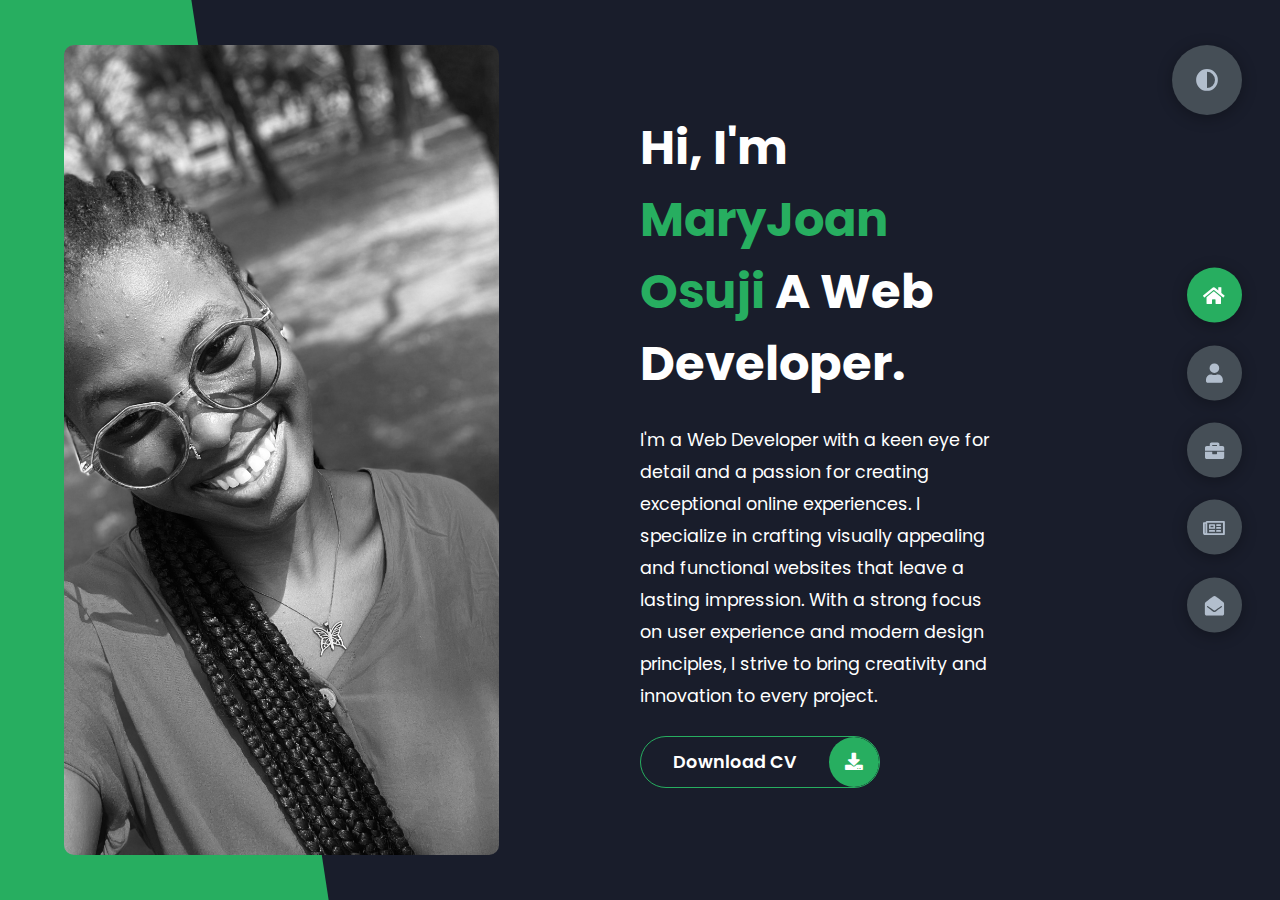
<file: Portfolio2/index.html>
<!DOCTYPE html>
<html lang="en">
<head>
    <meta charset="UTF-8">
    <meta http-equiv="X-UA-Compatible" content="IE=edge">
    <meta name="viewport" content="width=device-width, initial-scale=1.0">
    <title>Portfolio</title>
    <link rel="stylesheet" href="styles/styles.css">
    <link rel="preconnect" href="https://fonts.googleapis.com">
    <link rel="preconnect" href="https://fonts.gstatic.com" crossorigin>
    <link rel="stylesheet" href="https://cdnjs.cloudflare.com/ajax/libs/font-awesome/5.15.4/css/all.min.css" integrity="sha512-1ycn6IcaQQ40/MKBW2W4Rhis/DbILU74C1vSrLJxCq57o941Ym01SwNsOMqvEBFlcgUa6xLiPY/NS5R+E6ztJQ==" crossorigin="anonymous" referrerpolicy="no-referrer" />
    <link href="https://fonts.googleapis.com/css2?family=Poppins:wght@400;500;600;700;800&display=swap" rel="stylesheet">
</head>
<body class="main-content">
    <header class="container header active" id="home">
        <div class="header-content">
            <div class="left-header">
                <div class="h-shape"></div>
                <div class="image">
                    <img src="img/hero2.jpg" alt="" style="border-radius: 10px;">
                </div>
            </div>
            <div class="right-header">
                <h1 class="name">
                    Hi, I'm <span>MaryJoan Osuji</span>
                    A Web Developer.
                </h1>
                <p>
                    I'm a Web Developer with a keen eye for detail and a passion for 
                    creating exceptional online experiences. I specialize in crafting 
                    visually appealing and functional websites that leave a lasting impression. 
                    With a strong focus on user experience and modern design principles, I strive 
                    to bring creativity and innovation to every project.
                </p>
                <div class="btn-con">
                    <a href="#" class="main-btn" onclick="downloadCV()">
                        <span class="btn-text">Download CV</span>
                        <span class="btn-icon"><i class="fas fa-download"></i></span>
                    </a>
                </div>
            </div>
        </div>
    </header>
    <main>
        <section class="container about" id="about">
            <div class="main-title">
                <h2>About <span>me</span><span class="bg-text">my stats</span></h2>
            </div>
            <div class="about-container">
                <div class="left-about">
                    <h4>Information About me</h4>
                    <p>
                        Coding whiz Mary-Joan Osuji (4+ yrs experience) brings the magic!<br /> <br />
                        30+ completed and ongoing projects, 10+ happy clients and reviews reinforce her expertise. <br /> <br />
                        Python, Java, JavaScript? Done. SCSS, Bootstrap, PHP, Node.js? 
                        Added to her full-stack arsenal. This honors student thrives on learning and 
                        collaboration. See her hidden gems: a job portal, e-commerce haven, and resume 
                        builder – just a taste of what she can create for you!
                    </p>
                    <div class="btn-con">
                        <a href="#" class="main-btn" onclick="downloadCV()">
                            <span class="btn-text">Download CV</span>
                            <span class="btn-icon"><i class="fas fa-download"></i></span>
                        </a>
                    </div>
                    
                    
                </div>
                <div class="right-about">
                    <div class="about-item">
                        <div class="abt-text">
                            <p class="large-text">30+</p>
                            <p class="small-text">Projects <br /> Completed</p>
                        </div>
                    </div>
                    <div class="about-item">
                        <div class="abt-text">
                            <p class="large-text">4+</p>
                            <p class="small-text">Years of <br /> experience</p>
                        </div>
                    </div>
                    <div class="about-item">
                        <div class="abt-text">
                            <p class="large-text">10+</p>
                            <p class="small-text">Happy <br /> Clients</p>
                        </div>
                    </div>
                    <div class="about-item">
                        <div class="abt-text">
                            <p class="large-text">10+</p>
                            <p class="small-text">Customer <br /> reviews</p>
                        </div>
                    </div>
                </div>
            </div>
            <div class="about-stats">
                <h4 class="stat-title">My Skills</h4>
                <div class="progress-bars">
                    <div class="progress-bar">
                        <p class="prog-title">html5</p>
                        <div class="progress-con">
                            <p class="prog-text">88%</p>
                            <div class="progress">
                                <span class="html"></span>
                            </div>
                        </div>
                    </div>
                    <div class="progress-bar">
                        <p class="prog-title">css3</p>
                        <div class="progress-con">
                            <p class="prog-text">95%</p>
                            <div class="progress">
                                <span class="css"></span>
                            </div>
                        </div>
                    </div>
                    <div class="progress-bar">
                        <p class="prog-title">javascript</p>
                        <div class="progress-con">
                            <p class="prog-text">75%</p>
                            <div class="progress">
                                <span class="js"></span>
                            </div>
                        </div>
                    </div>
                    <div class="progress-bar">
                        <p class="prog-title">ReactJS</p>
                        <div class="progress-con">
                            <p class="prog-text">75%</p>
                            <div class="progress">
                                <span class="react"></span>
                            </div>
                        </div>
                    </div>
                    <div class="progress-bar">
                        <p class="prog-title">NodeJS</p>
                        <div class="progress-con">
                            <p class="prog-text">87%</p>
                            <div class="progress">
                                <span class="node"></span>
                            </div>
                        </div>
                    </div>
                    <div class="progress-bar">
                        <p class="prog-title">Python</p>
                        <div class="progress-con">
                            <p class="prog-text">70%</p>
                            <div class="progress">
                                <span class="python"></span>
                            </div>
                        </div>
                    </div>
                    <div class="progress-bar">
                        <p class="prog-title">Php</p>
                        <div class="progress-con">
                            <p class="prog-text">81%</p>
                            <div class="progress">
                                <span class="php"></span>
                            </div>
                        </div>
                    </div>
                    <div class="progress-bar">
                        <p class="prog-title">Java</p>
                        <div class="progress-con">
                            <p class="prog-text">79%</p>
                            <div class="progress">
                                <span class="java"></span>
                            </div>
                        </div>
                    </div>
                </div>
            </div>
            <h4 class="stat-title">My Timeline</h4>
            <div class="timeline">
                <div class="timeline-item">
                    <div class="tl-icon">
                        <i class="fas fa-briefcase"></i>
                    </div>
                    <p class="tl-duration">2020 - present</p>
                    <h5>Web Development<span> - FreecodeCamp</span></h5>
                    <p>
                        Completed comprehensive training in front-end web development, mastering HTML, CSS, JavaScript, 
                        and responsive design principles to create dynamic, user-friendly websites and applications."
                    </p>
                </div>
                <div class="timeline-item">
                    <div class="tl-icon">
                        <i class="fas fa-briefcase"></i>
                    </div>
                    <p class="tl-duration">2020 - present</p>
                    <h5>Python programming<span> - FreecodeCamp</span></h5>
                    <p>
                    Acquired foundational and advanced skills in Python, covering key concepts such as data structures, 
                    functions, and object-oriented programming to build efficient, scalable applications and automate tasks."
                    </p>
                </div>
                <div class="timeline-item">
                    <div class="tl-icon">
                        <i class="fas fa-briefcase"></i>
                    </div>
                    <p class="tl-duration">2021 - present</p>
                    <h5>Computer Science Degree<span> - University of the people</span></h5>
                    <p>
                    Pursuing a comprehensive education in computer science, focusing on programming, software development, 
                    and cybersecurity, with a strong emphasis on problem-solving, algorithms, and practical applications in technology."
                    </p>
                </div>
            </div>
        </section>
        <section class="container" id="portfolio">
            <div class="main-title">
                <h2>My <span>Portfolio</span><span class="bg-text">My Work</span></h2>
            </div>
            <p class="port-text">
                Here is some of my work that I've done in various programming languages.
            </p>
            <div class="portfolios">
                <div class="portfolio-item">
                    <div class="image">
                        <img src="img/portfolio-3.jpg" alt="">
                    </div>
                    <div class="hover-items">
                        <h3>Ginuo Musica</h3>
                        <div class="icons">
                            <a href="https://github.com/maryjoank/Ginuo-Musica" class="icon" target="_blank">
                                <i class="fab fa-github"></i>
                            </a>
                        </div>
                    </div>
                </div>
                <div class="portfolio-item">
                    <div class="image">
                        <img src="img/b2.png" alt="">
                    </div>
                    <div class="hover-items">
                        <h3>Task-tracker</h3>
                        <div class="icons">
                            <a href="https://github.com/maryjoank/mj_tasktracker" class="icon" target="_blank">
                                <i class="fab fa-github"></i>
                            </a>
                        </div>
                    </div>
                </div>
                <div class="portfolio-item">
                    <div class="image">
                        <img src="img/b3.jpeg" alt="">
                    </div>
                    <div class="hover-items">
                        <h3>Job portal</h3>
                        <div class="icons">
                            <a href="#" class="icon" target="_blank">
                                <i class="fab fa-github"></i>
                            </a>
                        </div>
                    </div>
                </div>
                <div class="portfolio-item">
                    <div class="image">
                        <img src="img/project-1.jpg" alt="">
                    </div>
                    <div class="hover-items">
                        <h3>Portfolio site</h3>
                        <div class="icons">
                            <a href="https://github.com/maryjoank/peters-project" class="icon" target="_blank">
                                <i class="fab fa-github"></i>
                            </a>
                        </div>
                    </div>
                </div>
                <div class="portfolio-item">
                    <div class="image">
                        <img src="img/b4.jpeg" alt="">
                    </div>
                    <div class="hover-items">
                        <h3>Resume/CV Builder</h3>
                        <div class="icons">
                            <a href="#" class="icon" target="_blank">
                                <i class="fab fa-github"></i>
                            </a>
                        </div>
                    </div>
                </div>
                <div class="portfolio-item">
                    <div class="image">
                        <img src="img/b5.jpeg" alt="">
                    </div>
                    <div class="hover-items">
                        <h3>E-commerce</h3>
                        <div class="icons">
                            <a href="#" class="icon" target="_blank">
                                <i class="fab fa-github"></i>
                            </a>
                        </div>
                    </div>
                </div>                                
            </div>
        </section>
        <section class="container" id="blogs">
            <div class="blogs-content">
                <div class="main-title">
                    <h2>My <span>Blogs</span><span class="bg-text">My Blogs</span></h2>
                </div>
                <div class="blogs">
                    <div class="blog">
                        <img src="img/p1.webp" alt="">
                        <div class="blog-text">
                            <h4>
                                Meet the Mentors: How I Found My Way into Coding
                            </h4>
                            <p>
                                Terver Aosu shares his journey into coding, overcoming challenges like "tutorial hell" and balancing studies. 
                                Mentorship and community played crucial roles in his transition from mechanical engineering to software development 
                                <span><a style="color: rgb(251, 253, 255); " href="https://careerfoundry.com/en/blog/web-development/how-i-found-my-way-into-coding/" target="_blank">continue reading....</a></span>.
                            </p>
                        </div>
                    </div>
                    <div class="blog">
                        <img src="img/p2.webp" alt="">
                        <div class="blog-text">
                            <h4>
                                The Hamburg Coding Bootcamp Guide: What’s Available?
                            </h4>
                            <p>
                                The Hamburg Coding Bootcamp Guide explores top coding bootcamps in Hamburg, highlights the city’s
                                growing tech scene, and offers guidance on selecting a bootcamp, career prospects, and using the Bildungsgutschein for free training.
                                <span><a style="color: rgb(251, 253, 255); " href="https://careerfoundry.com/en/blog/web-development/hamburg-coding-bootcamp-guide/">continue reading....</a></span>
                            </p>
                        </div>
                    </div>
                    <div class="blog">
                        <img src="img/p3.webp" alt="">
                        <div class="blog-text">
                            <h4>
                                Is Frontend Development Dying? A Coder’s Perspective
                            </h4>
                            <p>
                                The blog discusses the impact of AI and low-code tools on frontend development, 
                                concluding that while these technologies pose challenges, 
                                frontend development remains valuable and viable. Developers should adapt, learn, and embrace new tools 
                                while focusing on providing value.
                                <span><a style="color: rgb(251, 253, 255); " href="https://careerfoundry.com/en/blog/web-development/is-frontend-development-dying/">continue reading....</a></span>
                            </p>
                        </div>
                    </div>
                    <div class="blog">
                        <img src="img/p4.webp" alt="">
                        <div class="blog-text">
                            <h4>
                                Best of Reddit: 22 Tips for Coding for Beginners
                            </h4>
                            <p>
                                The blog compiles 22 coding tips from Reddit for beginners, covering essential skills like learning effectively, 
                                starting small, choosing the right programming language, and building projects. It emphasizes practical learning, curiosity, and seeking community support.
                                <span><a style="color: rgb(251, 253, 255); " href="https://careerfoundry.com/en/blog/web-development/reddit-coding-tips/">continue reading....</a></span>
                            </p>
                        </div>
                    </div>
                    <div class="blog">
                        <img src="img/p5.webp" alt="">
                        <div class="blog-text">
                            <h4>
                                Will AI Kill Pair Programming?
                            </h4>
                            <p>
                                The blog explores whether AI tools could replace human pair programming, highlighting the pros and cons of both. While AI can enhance solo coding and aid debugging, 
                                it won’t entirely replace effective human collaboration in pair programming.
                                <span><a style="color: rgb(251, 253, 255); " href="https://careerfoundry.com/en/blog/web-development/will-ai-kill-pair-programming/">continue reading....</a></span>
                            </p>
                        </div>
                    </div>
                    <div class="blog">
                        <img src="img/p6.webp" alt="">
                        <div class="blog-text">
                            <h4>
                                7 Best Data Warehouse Tools to Explore in 2024
                            </h4>
                            <p>
                                The blog explores seven top data warehouse tools for 2024, including Snowflake, Amazon S3, Google BigQuery, Databricks, Amazon Redshift, Oracle Autonomous 
                                Data Warehouse, and PostgreSQL, detailing their features and ideal use cases for data management.
                                <span><a style="color: rgb(251, 253, 255); " href="https://careerfoundry.com/en/blog/data-analytics/best-data-warehouse-tools/">continue reading....</a></span>
                            </p>
                        </div>
                    </div>
                </div>
            </div>
        </section>
        <section class="container contact" id="contact">
            <div class="contact-container">
                <div class="main-title">
                    <h2>Contact <span>Me</span><span class="bg-text">Contact</span></h2>
                </div>
                <div class="contact-content-con">
                    <div class="left-contact">
                        <h4>Contact me here</h4>
                        <p>
                            Feel free to reach out! 
                            I'm eager to connect and discuss any opportunities or questions you may have.
                        </p>
                        <div class="contact-info">
                            <div class="contact-item">
                                <div class="icon">
                                    <i class="fas fa-map-marker-alt"></i>
                                    <span>Location</span>
                                </div>
                                <p>
                                    : Lagos, Nigeria
                                </p>
                            </div>
                            <div class="contact-item">
                                <div class="icon">
                                    <i class="fas fa-envelope"></i>
                                    <span>Email</span>
                                </div>
                                <p>
                                    <span>: <a href="mailto:maryjoanosuji.ugo@gmail.com">maryjoanosuji.ugo@gmail.com</a></span> 
                                </p>
                            </div>
                            <div class="contact-item">
                                <div class="icon">
                                    <i class="fas fa-phone"></i>
                                    <span>Mobile Number</span>
                                </div>
                                <p>
                                    <span>:<a href="tel:+2347015022287"> +234 701 502 2287</a></span>
                                </p>
                            </div>
                            <div class="contact-item">
                                <div class="icon">
                                    <i class="fas fa-globe-africa"></i>
                                    <span>Languages</span>
                                </div>
                                <p>
                                    <span>: English</span>
                                </p>
                            </div>
                        </div>
                        <div class="contact-icons">
                            <div class="contact-icon">

                                <a href="https://github.com/maryjoank" target="_blank">
                                    <i class="fab fa-github"></i>
                                </a>
                                <a href="https://www.linkedin.com/in/osuji-maryjoan-a85b0b207/" target="_blank">
                                    <i class="fab fa-linkedin"></i>
                                </a>
                                
                               <!-- <a href="www.facebook.com" target="_blank">
                                    <i class="fab fa-facebook-f"></i>
                                </a>
                                <a href="#" target="_blank">
                                    <i class="fab fa-twitter"></i>
                                </a>
                                
                                <a href="#" target="_blank">
                                    <i class="fab fa-youtube"></i>
                                </a> -->
                            </div>
                        </div>
                    </div>
                    <div class="right-contact">
                        <form action="https://formsubmit.co/maryjoanosuji.ugo@gmail.com" class="contact-form" method="POST"> 
                            <input type="hidden" name="_captcha" value="false">
                            <input type="hidden" name="_next" value="http://127.0.0.1:5500/Portfolio2/index.html">
                            <div class="input-control i-c-2">
                                <input type="text" required placeholder="YOUR NAME" name="name">
                                <input type="email" required placeholder="YOUR EMAIL" name="email">
                            </div>
                            <div class="input-control">
                                <input type="text" required placeholder="ENTER SUBJECT" name="subject">
                            </div>
                            <div class="input-control">
                                <textarea name="message" id="" cols="15" rows="8" placeholder="Message Here..." required></textarea>
                            </div>
                            <div class="btn-con">
                                <a href="#" class="main-btn" onclick="downloadCV()">
                                    <span class="btn-text">Download CV</span>
                                    <span class="btn-icon"><i class="fas fa-download"></i></span>
                                </a>
                            </div>
                            <button class="submit-button" type="submit">Submit</button>
                        </form>
                    </div>
                </div>
            </div>
        </section>
    </main>

    <div class="controls">
        <div class="control active-btn" data-id="home" >
            <i class="fas fa-home"></i>
        </div>
        <div class="control" data-id="about">
            <i class="fas fa-user"></i>
        </div>
        <div class="control" data-id="portfolio">
            <i class="fas fa-briefcase"></i>
        </div>
        <div class="control" data-id="blogs">
            <i class="far fa-newspaper"></i>
        </div>
        <div class="control" data-id="contact">
            <i class="fas fa-envelope-open"></i>
        </div>
    </div>
    <div class="theme-btn">
        <i class="fas fa-adjust"></i>
    </div>
    <script src="app.js"></script>
    <script>
        function downloadCV() {
            // CV file
            var downloadLink = document.createElement('a');
            downloadLink.href = 'cv.pdf';
            downloadLink.download = 'cv.pdf';
            document.body.appendChild(downloadLink);
            downloadLink.click();
            document.body.removeChild(downloadLink);
        }
    </script>
</body>
</html>
</file>
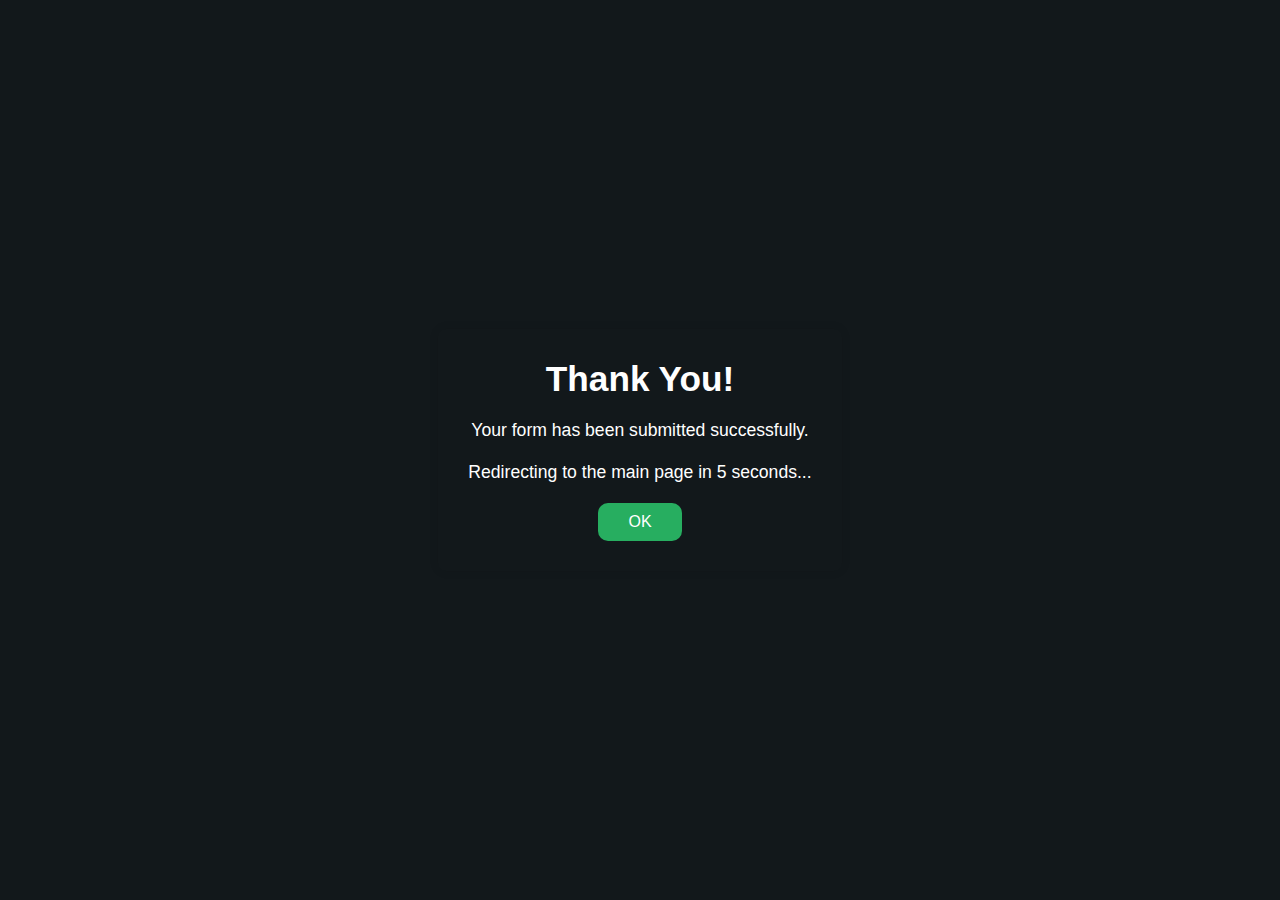
<file: Portfolio2/thanks.html>
<!DOCTYPE html>
<html lang="en">
<head>
    <meta charset="UTF-8">
    <meta name="viewport" content="width=device-width, initial-scale=1.0">
    <title>Thank You</title>
    <link rel="stylesheet" href="styles/styles.css">


</head>
<body>
    <div class="body">
        <div class="thank-you-container">
            <h1>Thank You!</h1> <br>
            <p>Your form has been submitted successfully.</p><br>
            <p>Redirecting to the main page in <span id="countdown">5</span> seconds...</p>
            <button id="okButton">OK</button>
        </div>
    </div>
    

    <script src="script.js"></script>
</body>
</html>
</file>
<file: Portfolio2/styles/styles.css>
* {
  margin: 0;
  padding: 0;
  box-sizing: border-box;
  list-style: none;
}
.submit-button {
  margin-top: 30px;
  background-color: var(--color-secondary);
  color: white;
  padding: 12px 76px;
  font-size: 16px;
  border: none;
  border-radius: 12px; /* Curved edges */
  cursor: pointer;
  transition: background-color 0.8s ease, width 9s ease; /* Smooth transition for hover effect */
  font-family: italic monospace;
}

.submit-button:hover {
  background-color: var(--color-secondary);
  color: white; /* Darker green on hover */
  width: 300px;
  font-family: monospace;
}

.body {
  font-family: Arial, sans-serif;
  background-color: #12181b;
  display: flex;
  justify-content: center;
  align-items: center;
  height: 100vh;
  margin: 0;
}

.thank-you-container { 
  padding: 30px;
  border-radius: 8px;
  box-shadow: 0 0 10px rgba(0, 0, 0, 0.1);
  text-align: center;
}

#okButton {
  margin-top: 20px;
  padding: 10px 30px;
  font-size: 16px;
  background-color: var(--color-secondary);
  color: white;
  border: none;
  border-radius: 10px;
  cursor: pointer;

}

:root {
  --color-primary: #191d2b;
  --color-secondary: #27AE60;
  --color-white: #FFFFFF;
  --color-black: #000;
  --color-grey0: #f8f8f8;
  --color-grey-1: #dbe1e8;
  --color-grey-2: #b2becd;
  --color-grey-3: #6c7983;
  --color-grey-4: #454e56;
  --color-grey-5: #2a2e35;
  --color-grey-6: #12181b;
  --br-sm-2: 14px;
  --box-shadow-1: 0 3px 15px rgba(0,0,0,.3);
}

.light-mode {
  --color-primary: #FFFFFF;
  --color-secondary: #F56692;
  --color-white: #454e56;
  --color-black: #000;
  --color-grey0: #f8f8f8;
  --color-grey-1: #6c7983;
  --color-grey-2: #6c7983;
  --color-grey-3: #6c7983;
  --color-grey-4: #454e56;
  --color-grey-5: #f8f8f8;
  --color-grey-6: #12181b;
}

body {
  background-color: var(--color-primary);
  font-family: "Poppins", sans-serif;
  font-size: 1.1rem;
  color: var(--color-white);
  transition: all 0.4s ease-in-out;
}

a {
  display: inline-block;
  text-decoration: none;
  color: inherit;
  font-family: inherit;
}

header {
  min-height: 100vh;
  color: var(--color-white);
  overflow: hidden;
  padding: 0 !important;
}

section {
  min-height: 100vh;
  width: 100%;
  position: absolute;
  left: 0;
  top: 0;
  padding: 3rem 18rem;
}

.container {
  display: none;
  transform: translateY(-100%) scale(0);
  transition: all 0.4s ease-in-out;
  background-color: var(--color-primary);
}

.active {
  display: block;
  animation: appear 1s ease-in-out;
  transform: translateY(0) scaleY(1);
}
@keyframes appear {
  0% {
    transform: translateY(-100%) scaleY(0);
  }
  100% {
    transform: translateY(0) scaleY(1);
  }
}

.controls {
  position: fixed;
  z-index: 10;
  top: 50%;
  right: 3%;
  display: flex;
  flex-direction: column;
  align-items: center;
  justify-content: center;
  transform: translateY(-50%);
}
.controls .control {
  padding: 1rem;
  cursor: pointer;
  background-color: var(--color-grey-4);
  width: 55px;
  height: 55px;
  border-radius: 50%;
  display: flex;
  justify-content: center;
  align-items: center;
  margin: 0.7rem 0;
  box-shadow: var(--box-shadow-1);
}
.controls .control i {
  font-size: 1.2rem;
  color: var(--color-grey-2);
  pointer-events: none;
}
.controls .active-btn {
  background-color: var(--color-secondary);
  transition: all 0.4s ease-in-out;
}
.controls .active-btn i {
  color: var(--color-white);
}

.theme-btn {
  top: 5%;
  right: 3%;
  width: 70px;
  height: 70px;
  border-radius: 50%;
  background-color: var(--color-grey-4);
  cursor: pointer;
  position: fixed;
  display: flex;
  justify-content: center;
  align-items: center;
  box-shadow: 0 3px 15px rgba(0, 0, 0, 0.3);
  transition: all 0.1s ease-in-out;
}
.theme-btn:active {
  transform: translateY(-3px);
}
.theme-btn i {
  font-size: 1.4rem;
  color: var(--color-grey-2);
  pointer-events: none;
}

/*Header-content*/
.header-content {
  display: grid;
  grid-template-columns: repeat(2, 1fr);
  min-height: 100vh;
}
.header-content .left-header {
  display: flex;
  align-items: center;
  position: relative;
}
.header-content .left-header .h-shape {
  transition: all 0.4s ease-in-out;
  width: 65%;
  height: 100%;
  background-color: var(--color-secondary);
  position: absolute;
  left: 0;
  top: 0;
  z-index: -1;
  clip-path: polygon(0 0, 46% 0, 79% 100%, 0% 100%);
}
.header-content .left-header .image {
  border-radius: var(--br-sm-2);
  height: 90%;
  width: 68%;
  margin-left: 4rem;
  background-color: var(--color-black);
  transition: all 0.4s ease-in-out;
}
.header-content .left-header .image img {
  width: 100%;
  height: 100%;
  object-fit: cover;
  transition: all 0.4s ease-in-out;
  filter: grayscale(100%);
}
.header-content .left-header .image img:hover {
  filter: grayscale(0);
}
.header-content .right-header {
  display: flex;
  flex-direction: column;
  justify-content: center;
  padding-right: 18rem;
}
.header-content .right-header .name {
  font-size: 3rem;
}
.header-content .right-header .name span {
  color: var(--color-secondary);
}
.header-content .right-header p {
  margin: 1.5rem 0;
  line-height: 2rem;
}

/*About*/
.about-container {
  display: grid;
  grid-template-columns: repeat(2, 1fr);
  padding-top: 3.5rem;
  padding-bottom: 5rem;
}
.about-container .right-about {
  display: grid;
  grid-template-columns: repeat(2, 1fr);
  grid-gap: 2rem;
}
.about-container .right-about .about-item {
  border: 1px solid var(--color-grey-5);
  border-radius: 5px;
  transition: all 0.4s ease-in-out;
  box-shadow: 1px 2px 15px rgba(0, 0, 0, 0.1);
}
.about-container .right-about .about-item:hover {
  cursor: default;
  transform: translateY(-5px);
  border: 1px solid var(--color-secondary);
  box-shadow: 1px 4px 15px rgba(0, 0, 0, 0.32);
}
.about-container .right-about .about-item .abt-text {
  padding: 1.5rem;
  display: flex;
  flex-direction: column;
}
.about-container .right-about .about-item .abt-text .large-text {
  font-size: 3rem;
  font-weight: 700;
  color: var(--color-secondary);
}
.about-container .right-about .about-item .abt-text .small-text {
  padding-left: 3rem;
  position: relative;
  text-transform: uppercase;
  font-size: 1.2rem;
  color: var(--color-grey-1);
  letter-spacing: 2px;
}
.about-container .right-about .about-item .abt-text .small-text::before {
  content: "";
  position: absolute;
  left: 0;
  top: 15px;
  width: 2rem;
  height: 2px;
  background-color: var(--color-grey-5);
}
.about-container .left-about {
  padding-right: 5rem;
}
.about-container .left-about p {
  line-height: 2rem;
  padding: 1rem;
  color: var(--color-grey-1);
}
.about-container .left-about h4 {
  font-size: 2rem;
  text-transform: uppercase;
}

.about-stats {
  padding-bottom: 4rem;
}
.about-stats .progress-bars {
  display: grid;
  grid-template-columns: repeat(2, 1fr);
  grid-gap: 2rem;
}
.about-stats .progress-bars .progress-bar {
  display: flex;
  flex-direction: column;
}
.about-stats .progress-bars .progress-bar .prog-title {
  text-transform: uppercase;
  font-weight: 500;
}
.about-stats .progress-bars .progress-bar .progress-con {
  display: flex;
  align-items: center;
}
.about-stats .progress-bars .progress-bar .progress-con .prog-text {
  color: var(--color-grey-2);
}
.about-stats .progress-bars .progress-bar .progress-con .progress {
  width: 100%;
  height: 0.45rem;
  background-color: var(--color-grey-4);
  margin-left: 1rem;
  position: relative;
}
.about-stats .progress-bars .progress-bar .progress-con .progress span {
  position: absolute;
  top: 0;
  left: 0;
  height: 100%;
  background-color: var(--color-secondary);
  transition: all 0.4s ease-in-out;
  width: 60%;
} 
.about-stats .progress-bars .progress-bar .progress-con .progress .html {
  width: 88%;
}
.about-stats .progress-bars .progress-bar .progress-con .progress .css {
  width: 95%;
}
.about-stats .progress-bars .progress-bar .progress-con .progress .js {
  width: 75%;
}
.about-stats .progress-bars .progress-bar .progress-con .progress .react {
  width: 60%;
}
.about-stats .progress-bars .progress-bar .progress-con .progress .node {
  width: 87%;
}
.about-stats .progress-bars .progress-bar .progress-con .progress .python {
  width: 70%;
}
.about-stats .progress-bars .progress-bar .progress-con .progress .php {
  width: 81%;
}
.about-stats .progress-bars .progress-bar .progress-con .progress .java {
  width: 79%;
}

.stat-title {
  text-transform: uppercase;
  font-size: 1.4rem;
  text-align: center;
  padding: 3.5rem 0;
  position: relative;
}
.stat-title::before {
  content: "";
  position: absolute;
  left: 50%;
  top: 0;
  width: 40%;
  height: 1px;
  background-color: var(--color-grey-5);
  transform: translateX(-50%);
}

/*Timeline*/
.timeline {
  display: grid;
  grid-template-columns: repeat(2, 1fr);
  grid-gap: 2rem;
  padding-bottom: 3rem;
}
.timeline .timeline-item {
  position: relative;
  padding-left: 3rem;
  border-left: 1px solid var(--color-grey-5);
}
.timeline .timeline-item .tl-icon {
  position: absolute;
  left: -27px;
  top: 0;
  background-color: var(--color-secondary);
  width: 50px;
  height: 50px;
  border-radius: 50%;
  display: flex;
  align-items: center;
  justify-content: center;
}
.timeline .timeline-item .tl-icon i {
  font-size: 1.3rem;
}
.timeline .timeline-item .tl-duration {
  padding: 0.2rem 0.6rem;
  background-color: var(--color-grey-5);
  border-radius: 15px;
  display: inline-block;
  font-size: 0.8rem;
  text-transform: uppercase;
  font-weight: 500;
}
.timeline .timeline-item h5 {
  padding: 1rem 0;
  text-transform: uppercase;
  font-size: 1.3rem;
  font-weight: 600;
}
.timeline .timeline-item h5 span {
  color: var(--color-grey-2);
  font-weight: 500;
  font-size: 1.2rem;
}
.timeline .timeline-item p {
  color: var(--color-grey-2);
}

.port-text {
  padding: 2rem 0;
  text-align: center;
}

.portfolios {
  display: grid;
  grid-template-columns: repeat(3, 1fr);
  grid-gap: 2rem;
  margin-top: 3rem;
}
.portfolios .portfolio-item {
  position: relative;
  border-radius: 15px;
}
.portfolios .portfolio-item img {
  width: 100%;
  height: 300px;
  object-fit: cover;
  border-radius: 15px;
}
.portfolios .portfolio-item .hover-items {
  width: 100%;
  height: 100%;
  background-color: var(--color-secondary);
  position: absolute;
  left: 0;
  top: 0;
  border-radius: 15px;
  display: flex;
  justify-content: center;
  align-items: center;
  flex-direction: column;
  opacity: 0;
  transform: scale(0);
  transition: all 0.4s ease-in-out;
}
.portfolios .portfolio-item .hover-items h3 {
  font-size: 1.5rem;
  color: var(--color-white);
  margin-bottom: 1.5rem;
}
.portfolios .portfolio-item .hover-items .icons {
  display: flex;
  justify-content: center;
  align-items: center;
}
.portfolios .portfolio-item .hover-items .icons .icon {
  background-color: var(--color-primary);
  border-radius: 50%;
  width: 50px;
  height: 50px;
  display: flex;
  align-items: center;
  justify-content: center;
  margin: 0 1rem;
  cursor: pointer;
  transition: all 0.4s ease-in-out;
}
.portfolios .portfolio-item .hover-items .icons .icon i {
  font-size: 1.5rem;
  color: var(--color-white);
  margin: 0 1rem;
}
.portfolios .portfolio-item .hover-items .icons .icon:hover {
  background-color: var(--color-white);
}
.portfolios .portfolio-item .hover-items .icons .icon:hover i {
  color: var(--color-primary);
}

.portfolio-item:hover .hover-items {
  opacity: 1;
  transform: scale(1);
}

.blogs {
  display: grid;
  grid-template-columns: repeat(3, 1fr);
  grid-gap: 2rem;
  margin-top: 3rem;
}
.blogs .blog {
  position: relative;
  background-color: var(--color-grey-5);
  border-radius: 5px;
  box-shadow: 1px 1px 20px rgba(0, 0, 0, 0.1);
  transition: all 0.4s ease-in-out;
}
.blogs .blog:hover {
  box-shadow: 1px 1px 20px rgba(0, 0, 0, 0.3);
  transform: translateY(-5px);
  transition: all 0.4s ease-in-out;
}
.blogs .blog:hover img {
  filter: grayscale(0);
  transform: scale(1.1);
  box-shadow: 0px 4px 15px rgba(0, 0, 0, 0.8);
}
.blogs .blog img {
  width: 100%;
  height: 300px;
  object-fit: cover;
  border-top-left-radius: 5px;
  border-top-right-radius: 5px;
  filter: grayscale(100%);
  transition: all 0.4s ease-in-out;
}
.blogs .blog .blog-text {
  margin-top: -7px;
  padding: 1.1rem;
  border-top: 8px solid var(--color-secondary);
}
.blogs .blog .blog-text h4 {
  font-size: 1.5rem;
  margin-bottom: 0.7rem;
  transition: all 0.4s ease-in-out;
  cursor: pointer;
}
.blogs .blog .blog-text h4:hover {
  color: var(--color-secondary);
}
.blogs .blog .blog-text p {
  color: var(--color-grey-2);
  line-height: 2rem;
  padding-bottom: 1rem;
}

.contact-content-con {
  display: flex;
  padding-top: 3.5rem;
}
.contact-content-con .left-contact {
  flex: 2;
}
.contact-content-con .left-contact h4 {
  margin-top: 1rem;
  font-size: 2rem;
  text-transform: uppercase;
}
.contact-content-con .left-contact p {
  margin: 1rem 0;
  line-height: 2rem;
}
.contact-content-con .left-contact .contact-info .contact-item {
  display: flex;
  align-items: center;
  justify-content: space-between;
}
.contact-content-con .left-contact .contact-info .contact-item p {
  margin: 0.3rem 0 !important;
  padding: 0 !important;
}
.contact-content-con .left-contact .contact-info .contact-item .icon {
  display: grid;
  grid-template-columns: 40px 1fr;
}
.contact-content-con .left-contact .contact-info .contact-item .icon i {
  display: flex;
  align-items: center;
  font-size: 1.3rem;
}
.contact-content-con .left-contact .contact-icon {
  display: flex;
  margin-top: 2rem;
}
.contact-content-con .left-contact .contact-icon a {
  display: flex;
  align-items: center;
  color: var(--color-white);
  background-color: var(--color-grey-5);
  cursor: pointer;
  justify-content: center;
  width: 50px;
  height: 50px;
  border-radius: 50%;
  margin: 0 0.4rem;
  transition: all 0.4s ease-in-out;
}
.contact-content-con .left-contact .contact-icon a:hover {
  background-color: var(--color-secondary);
}
.contact-content-con .left-contact .contact-icon a:hover i {
  color: var(--color-primary);
}
.contact-content-con .left-contact .contact-icon a i {
  display: flex;
  align-items: center;
  justify-content: center;
  font-size: 1.3rem;
}
.contact-content-con .right-contact {
  flex: 3;
  margin-left: 3rem;
}
.contact-content-con .right-contact .input-control {
  margin: 1.5rem 0;
}
.contact-content-con .right-contact .input-control input, .contact-content-con .right-contact .input-control textarea {
  border-radius: 30px;
  font-weight: inherit;
  font-size: inherit;
  font-family: inherit;
  padding: 0.8rem 1.1rem;
  outline: none;
  border: none;
  background-color: var(--color-grey-5);
  width: 100%;
  color: var(--color-white);
  resize: none;
}
.contact-content-con .right-contact .i-c-2 {
  display: flex;
}
.contact-content-con .right-contact .i-c-2 :last-child {
  margin-left: 1.5rem;
}
.contact-content-con .right-contact .submit-btn {
  display: flex;
  justify-content: flex-start;
}

/*Independed components*/
.btn-con {
  display: flex;
  align-self: flex-start;
}

.main-btn {
  border-radius: 30px;
  color: inherit;
  font-weight: 600;
  position: relative;
  border: 1px solid var(--color-secondary);
  display: flex;
  align-self: flex-start;
  align-items: center;
  overflow: hidden;
}
.main-btn .btn-text {
  padding: 0 2rem;
}
.main-btn .btn-icon {
  background-color: var(--color-secondary);
  display: flex;
  align-items: center;
  justify-content: center;
  border-radius: 50%;
  padding: 1rem;
}
.main-btn::before {
  content: "";
  position: absolute;
  top: 0;
  right: 0;
  transform: translateX(100%);
  transition: all 0.4s ease-out;
  z-index: -1;
}
.main-btn:hover {
  transition: all 0.4s ease-out;
}
.main-btn:hover::before {
  width: 100%;
  height: 100%;
  background-color: var(--color-secondary);
  transform: translateX(0);
  transition: all 0.4s ease-out;
}

.main-title {
  text-align: center;
}
.main-title h2 {
  position: relative;
  text-transform: uppercase;
  font-size: 4rem;
  font-weight: 700;
}
.main-title h2 span {
  color: var(--color-secondary);
}
.main-title h2 .bg-text {
  position: absolute;
  top: 50%;
  left: 50%;
  color: var(--color-grey-5);
  transition: all 0.4s ease-in-out;
  z-index: -1;
  transform: translate(-50%, -50%);
  font-weight: 800;
  font-size: 6.3rem;
}

.about-container .left-about p {
  padding-left: 0;
}

@media screen and (max-width: 600px) {
  header {
    padding: 0 !important;
  }

  .theme-btn {
    width: 50px;
    height: 50px;
  }

  .header-content {
    grid-template-columns: repeat(1, 1fr);
    padding-bottom: 6rem;
  }

  .left-header .h-shape {
    display: none;
  }

  .right-header {
    grid-row: 1;
    padding-right: 0rem !important;
    width: 90%;
    margin: 0 auto;
  }
  .right-header .name {
    font-size: 2.5rem !important;
    text-align: center;
    padding-top: 3rem;
  }

  .header-content .left-header .image {
    margin: 0 auto;
    width: 90%;
  }

  .controls {
    top: auto;
    bottom: 0;
    flex-direction: row;
    justify-content: center;
    left: 50%;
    transform: translateX(-50%);
    width: 100%;
    background-color: var(--color-grey-5);
  }
  .controls .control {
    margin: 1rem 0.3rem;
  }

  .about-container {
    grid-template-columns: repeat(1, 1fr);
  }
  .about-container .right-about {
    grid-template-columns: repeat(1, 1fr);
    padding-top: 2.5rem;
  }
  .about-container .left-about {
    padding-right: 0;
  }
  .about-container .left-about p {
    padding-left: 0;
  }

  .timeline {
    grid-template-columns: repeat(1, 1fr);
    padding-bottom: 6rem;
  }

  .container {
    padding: 2rem 2.5rem !important;
  }

  .about-stats .progress-bars {
    grid-template-columns: repeat(1, 1fr);
  }

  .portfolios {
    grid-template-columns: repeat(1, 1fr);
    padding-bottom: 6rem;
    margin-top: 1rem;
  }

  .blogs {
    grid-template-columns: repeat(1, 1fr);
    padding-bottom: 6rem;
  }

  .contact-content-con {
    flex-direction: column;
  }
  .contact-content-con .right-contact {
    margin-left: 0;
    margin-top: 2.5rem;
  }

  .contact-content-con .right-contact .i-c-2 {
    flex-direction: column;
  }

  .contact-content-con .right-contact .i-c-2 :last-child {
    margin-left: 0;
    margin-top: 1.5rem;
  }

  .contact-content-con .right-contact {
    margin-bottom: 6rem;
  }

  .contact-item {
    flex-direction: column;
    margin: 1rem 0;
  }
  .contact-item p {
    font-size: 15px;
    color: var(--color-grey-2);
  }
  .contact-item span {
    font-size: 15px;
  }
  .contact-item .icon {
    grid-template-columns: 25px 1fr;
  }

  .main-title h2 {
    font-size: 2rem;
  }
  .main-title h2 span {
    font-size: 2.3rem;
  }
  .main-title h2 .bg-text {
    font-size: 2.3rem;
  }
}
@media screen and (max-width: 1432px) {
  .container {
    padding: 7rem 11rem;
  }

  .contact-content-con {
    flex-direction: column;
  }
  .contact-content-con .right-contact {
    margin-left: 0;
    margin-top: 2.5rem;
  }

  .contact-content-con .right-contact .i-c-2 {
    flex-direction: column;
  }

  .contact-content-con .right-contact .i-c-2 :last-child {
    margin-left: 0;
    margin-top: 1.5rem;
  }

  .contact-content-con .right-contact {
    margin-bottom: 6rem;
  }

  .main-title h2 .bg-text {
    font-size: 5.5rem;
  }
}
@media screen and (max-width: 1250px) {
  .blogs {
    grid-template-columns: repeat(2, 1fr);
    margin-top: 6rem;
  }

  .portfolios {
    grid-template-columns: repeat(2, 1fr);
  }

  .header-content .right-header {
    padding-right: 9rem;
  }
}
@media screen and (max-width: 660px) {
  .blogs {
    grid-template-columns: repeat(1, 1fr);
  }

  .portfolios {
    grid-template-columns: repeat(1, 1fr);
  }
}
@media screen and (max-width: 1070px) {
  .about-container {
    grid-template-columns: repeat(1, 1fr);
  }
  .about-container .right-about {
    padding-top: 2.5rem;
  }

  .main-title h2 {
    font-size: 4rem;
  }
  .main-title h2 span {
    font-size: 4rem;
  }
  .main-title h2 .bg-text {
    font-size: 4.5rem;
  }
}
@media screen and (max-width: 970px) {
  .container {
    padding: 7rem 6rem;
  }

  .about-container .left-about {
    padding-right: 0rem;
  }

  .header-content {
    grid-template-columns: repeat(1, 1fr);
    padding-bottom: 6rem;
  }

  .left-header .h-shape {
    display: none;
  }
  .left-header .image {
    width: 90% !important;
    margin: 0 auto !important;
  }

  .right-header {
    grid-row: 1;
    padding-right: 0rem !important;
    width: 90%;
    margin: 0 auto;
  }
  .right-header .name {
    font-size: 2.5rem !important;
    text-align: center;
    padding-top: 3rem;
  }
}
@media screen and (max-width: 700px) {
  .container {
    padding: 7rem 3rem;
  }

  .about-stats .progress-bars {
    grid-template-columns: repeat(1, 1fr);
  }

  .about-container .right-about {
    grid-template-columns: repeat(1, 1fr);
  }

  .timeline {
    grid-template-columns: repeat(1, 1fr);
  }

  .main-title h2 {
    font-size: 3rem;
  }
  .main-title h2 span {
    font-size: 3rem;
  }
  .main-title h2 .bg-text {
    font-size: 4rem;
  }
}

/*# sourceMappingURL=styles.css.map */
</file>
